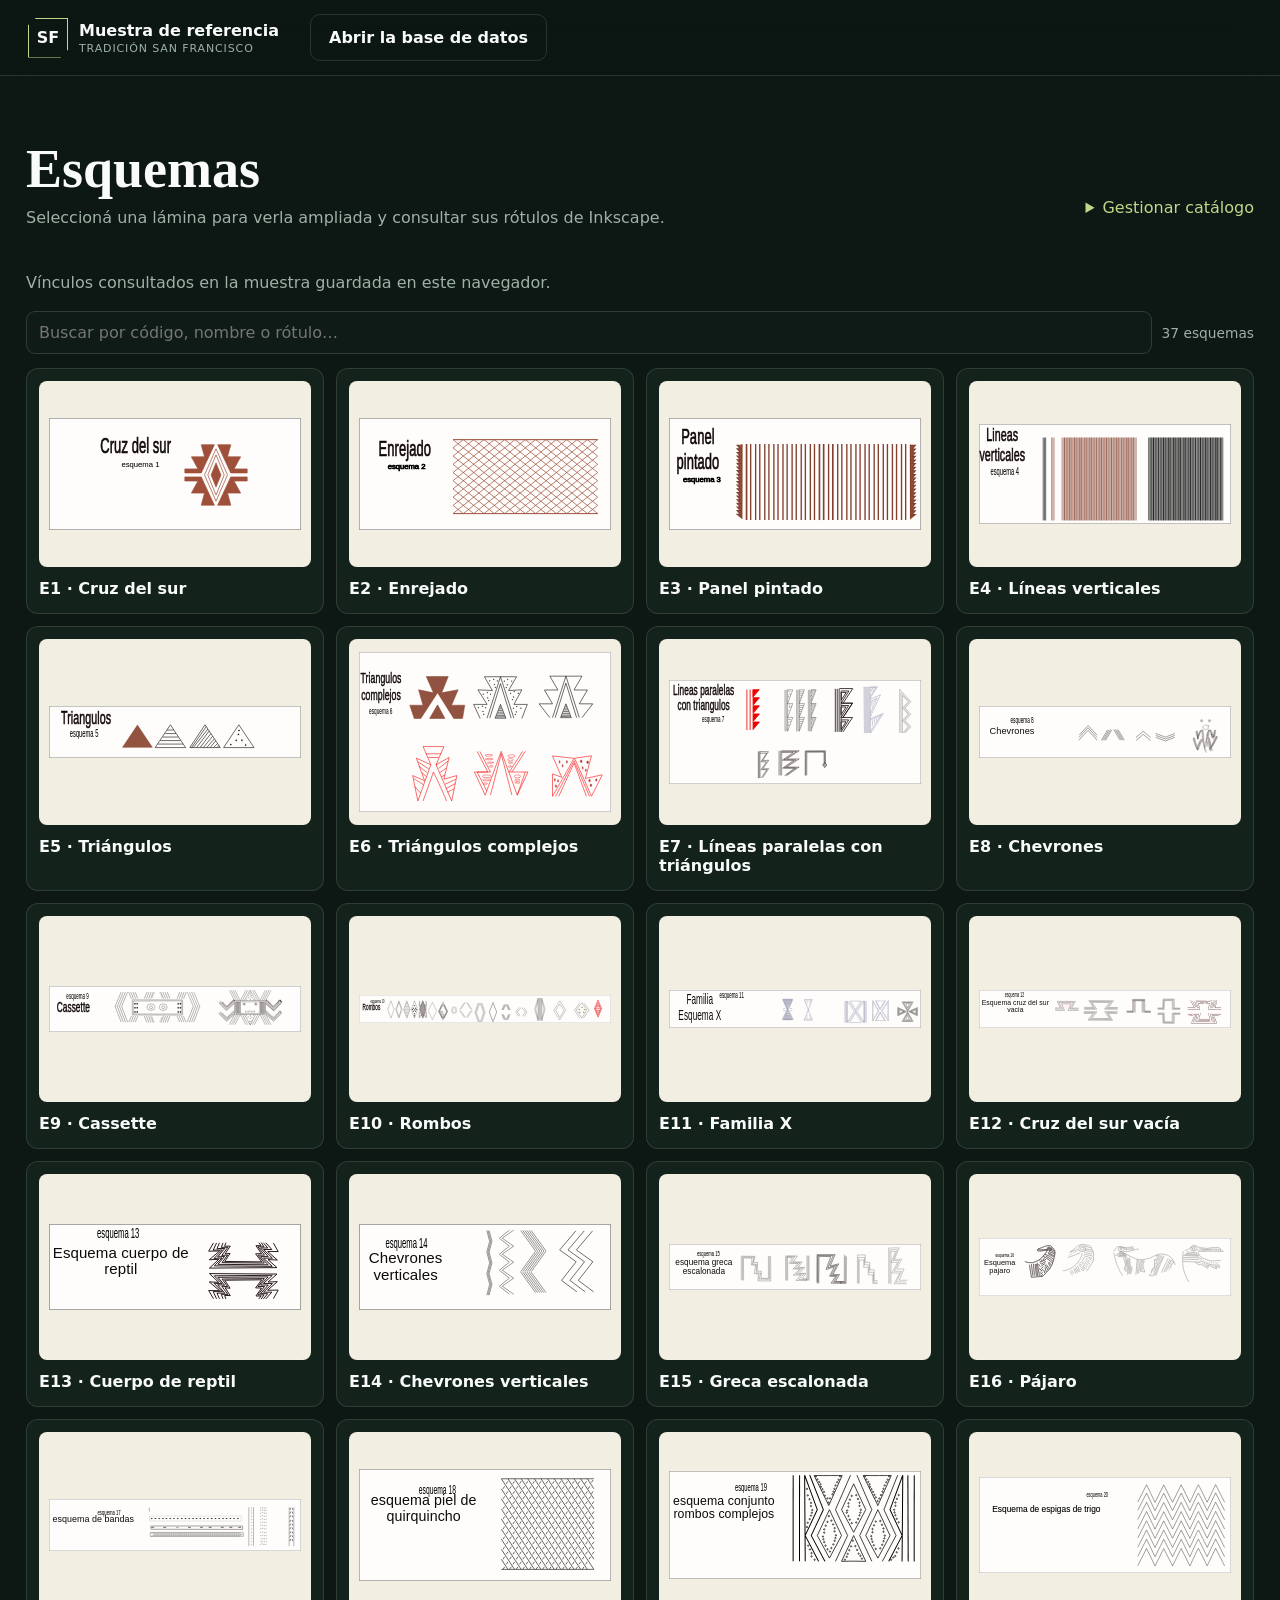
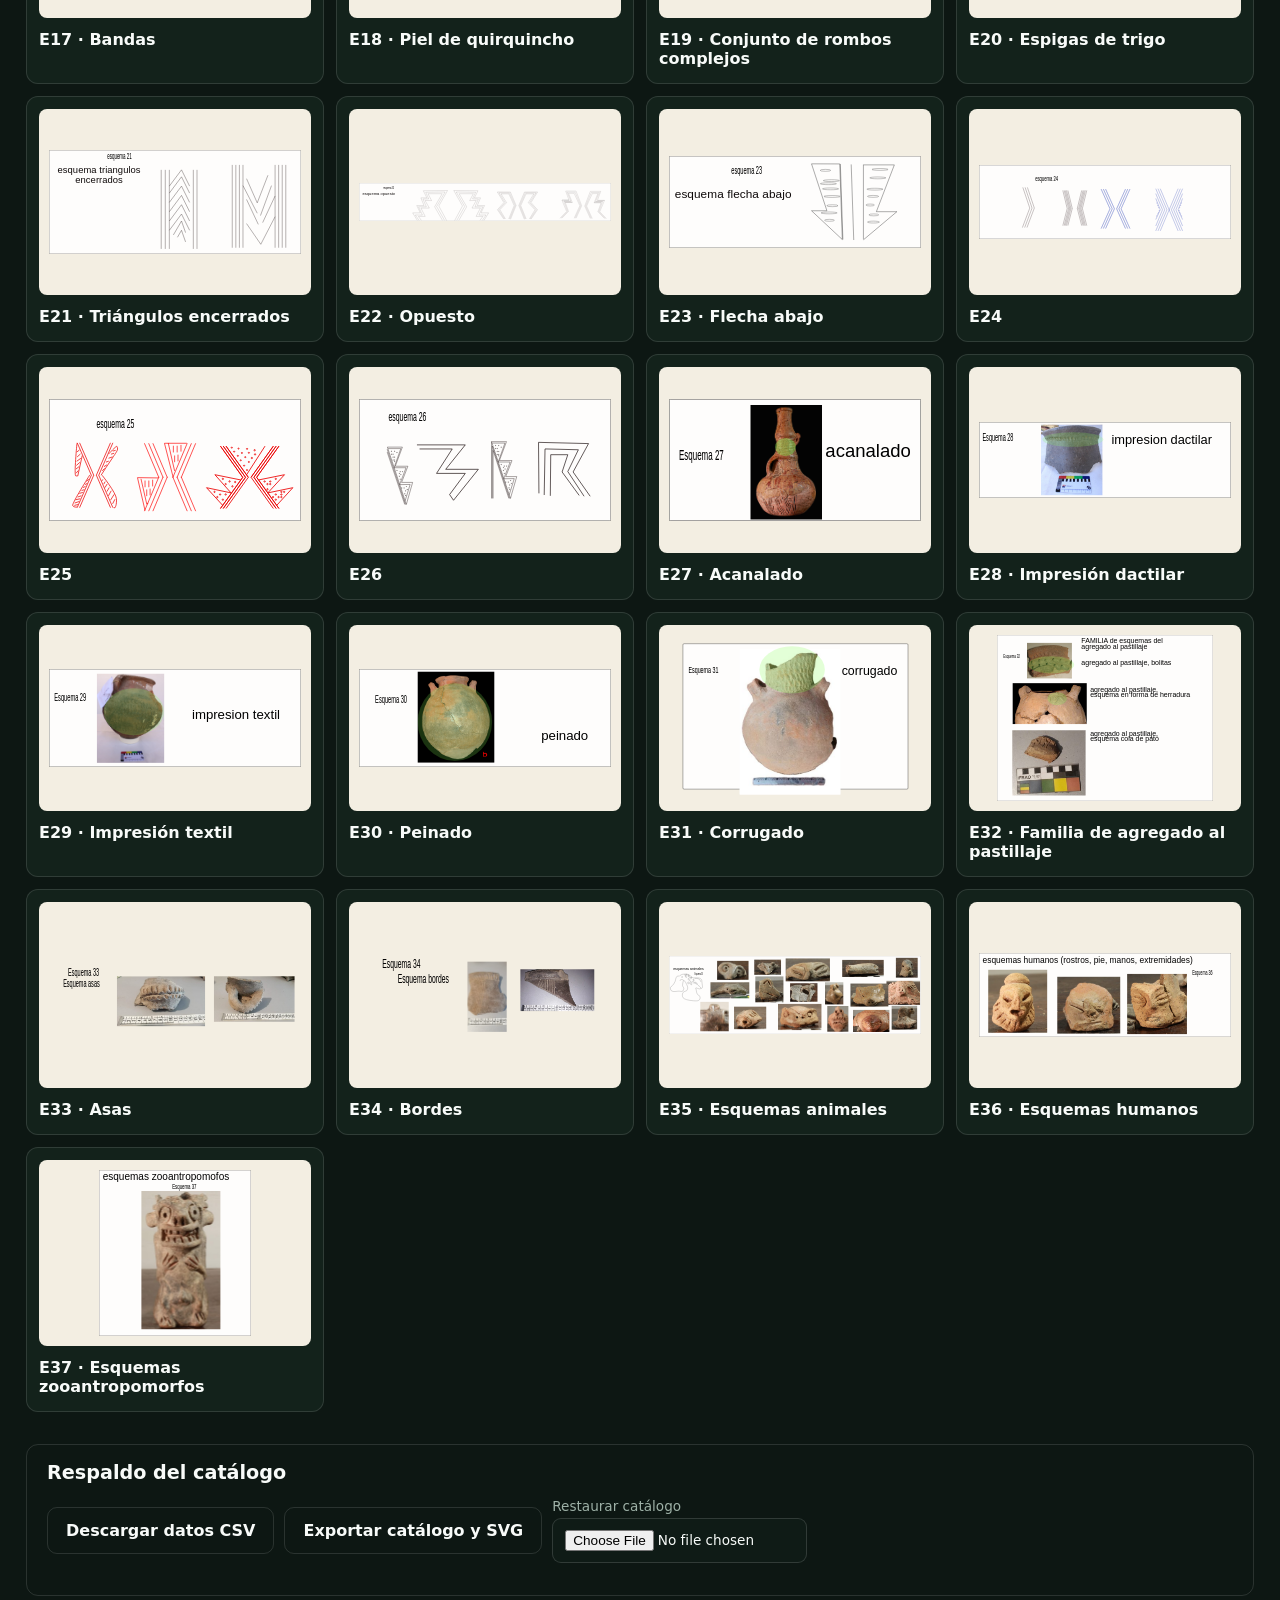
<file: esquemas/index.html>
<!doctype html>
<html lang="es">
<head>
  <meta charset="utf-8">
  <meta name="viewport" content="width=device-width, initial-scale=1">
  <title>Esquemas · Muestra de referencia</title>
  <script>
    const gallery = new URL("galeria.html", location.href);
    gallery.search = location.search;
    gallery.hash = location.hash;
    location.replace(gallery.href);
  </script>
</head>
<body>
  <p><a href="galeria.html">Abrir la galería de esquemas</a></p>
</body>
</html>
</file>
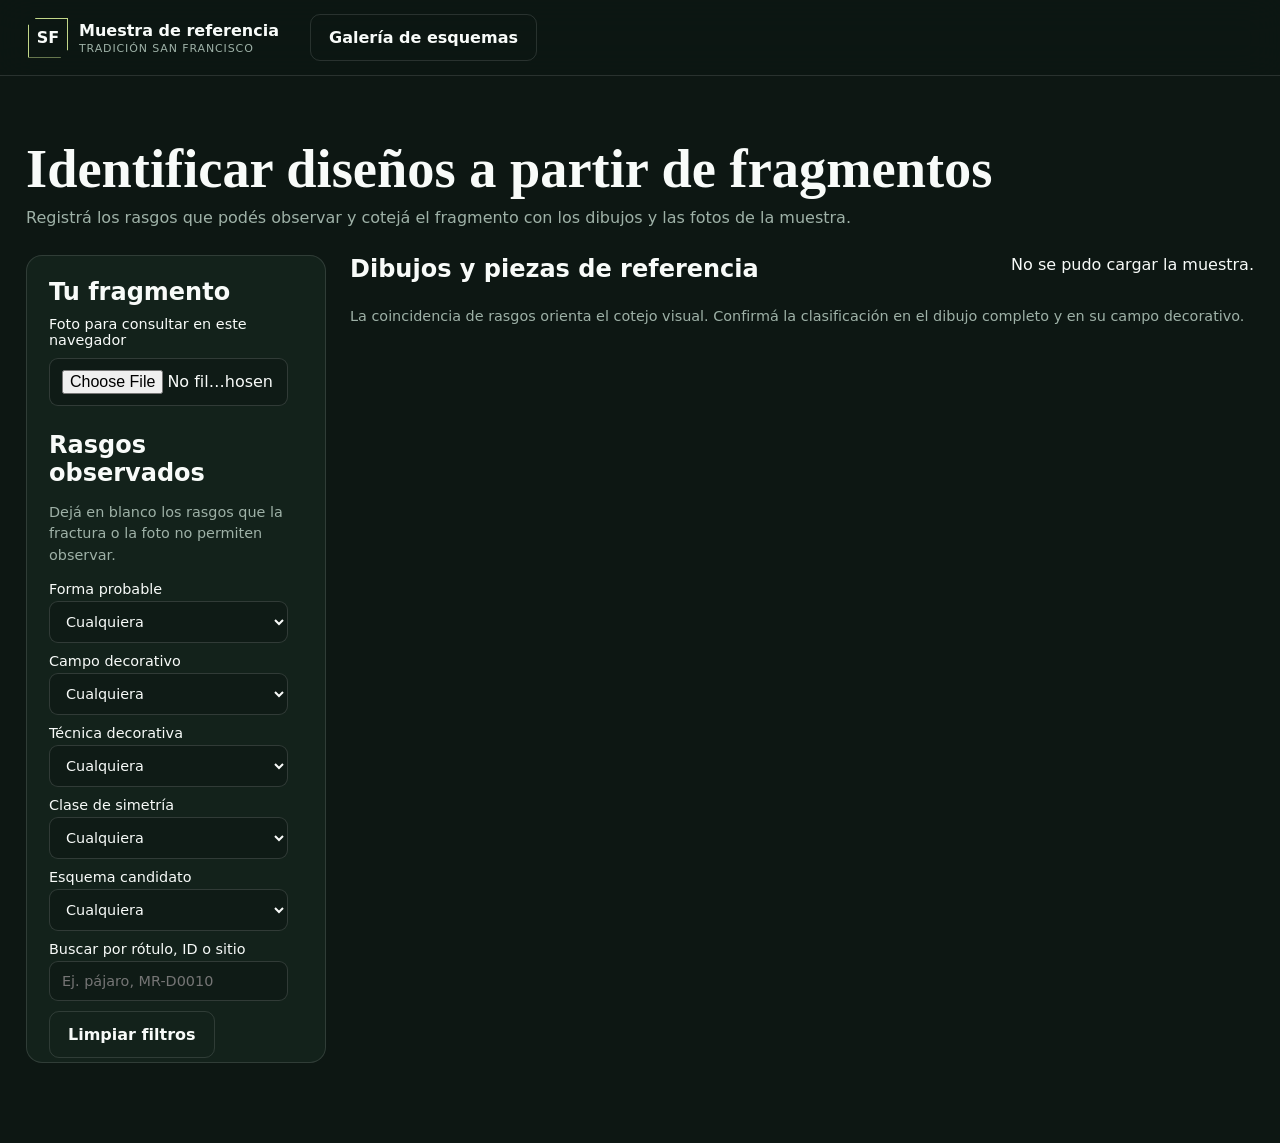
<file: fragmentos/index.html>
<!doctype html>
<html lang="es">
<head>
  <meta charset="utf-8">
  <meta name="viewport" content="width=device-width, initial-scale=1">
  <title>Fragmentos · Muestra de referencia</title>
  <link rel="stylesheet" href="../styles.css?v=20261006-1120">
  <link rel="stylesheet" href="fragmentos.css">
  <script defer src="fragmentos.js"></script>
</head>
<body>
  <header class="topbar">
    <a class="brand" href="../#inicio">
      <span class="brand-mark">SF</span>
      <span><strong>Muestra de referencia</strong><small>Tradición San Francisco</small></span>
    </a>
    <a class="secondary reference-link" href="../esquemas/galeria.html">Galería de esquemas</a>
  </header>
  <main>
    <div class="section-head">
      <div><h1>Identificar diseños a partir de fragmentos</h1>
        <p>Registrá los rasgos que podés observar y cotejá el fragmento con los dibujos y las fotos de la muestra.</p>
      </div>
    </div>
    <div class="reference-layout">
      <aside class="editor-card reference-controls">
        <h2>Tu fragmento</h2>
        <label for="fragmentPhoto">Foto para consultar en este navegador</label>
        <input id="fragmentPhoto" type="file" accept="image/png,image/jpeg,image/webp">
        <button type="button" class="reference-photo" id="openFragmentPhoto" hidden><img alt="Foto del fragmento" id="fragmentPreview"></button>
        <h2>Rasgos observados</h2>
        <p class="reference-note">Dejá en blanco los rasgos que la fractura o la foto no permiten observar.</p>
        <form id="referenceFilters">
          <label>Forma probable<select name="forma"><option value="">Cualquiera</option></select></label>
          <label>Campo decorativo<select name="campo"><option value="">Cualquiera</option></select></label>
          <label>Técnica decorativa<select name="tecnica"><option value="">Cualquiera</option></select></label>
          <label>Clase de simetría<select name="simetria"><option value="">Cualquiera</option></select></label>
          <label>Esquema candidato<select name="esquema"><option value="">Cualquiera</option></select></label>
          <label>Buscar por rótulo, ID o sitio<input id="referenceSearch" type="search" placeholder="Ej. pájaro, MR-D0010"></label>
          <button type="reset" class="secondary">Limpiar filtros</button>
        </form>
      </aside>
      <section aria-labelledby="referenceTitle">
        <div class="reference-heading">
          <h2 id="referenceTitle">Dibujos y piezas de referencia</h2>
          <p id="referenceCount" role="status">Cargando la muestra…</p>
        </div>
        <p id="referenceHint" class="reference-note">La coincidencia de rasgos orienta el cotejo visual. Confirmá la clasificación en el dibujo completo y en su campo decorativo.</p>
        <p id="referenceUnlinked" class="reference-note"></p>
        <div class="reference-list" id="referenceList"></div>
      </section>
    </div>
  </main>
  <dialog id="referenceViewer" aria-labelledby="referenceImageTitle">
    <form method="dialog"><button class="dialog-close" aria-label="Cerrar imagen">×</button></form>
    <h2 id="referenceImageTitle"></h2><img id="referenceFullImage" alt="">
  </dialog>
</body>
</html>
</file>
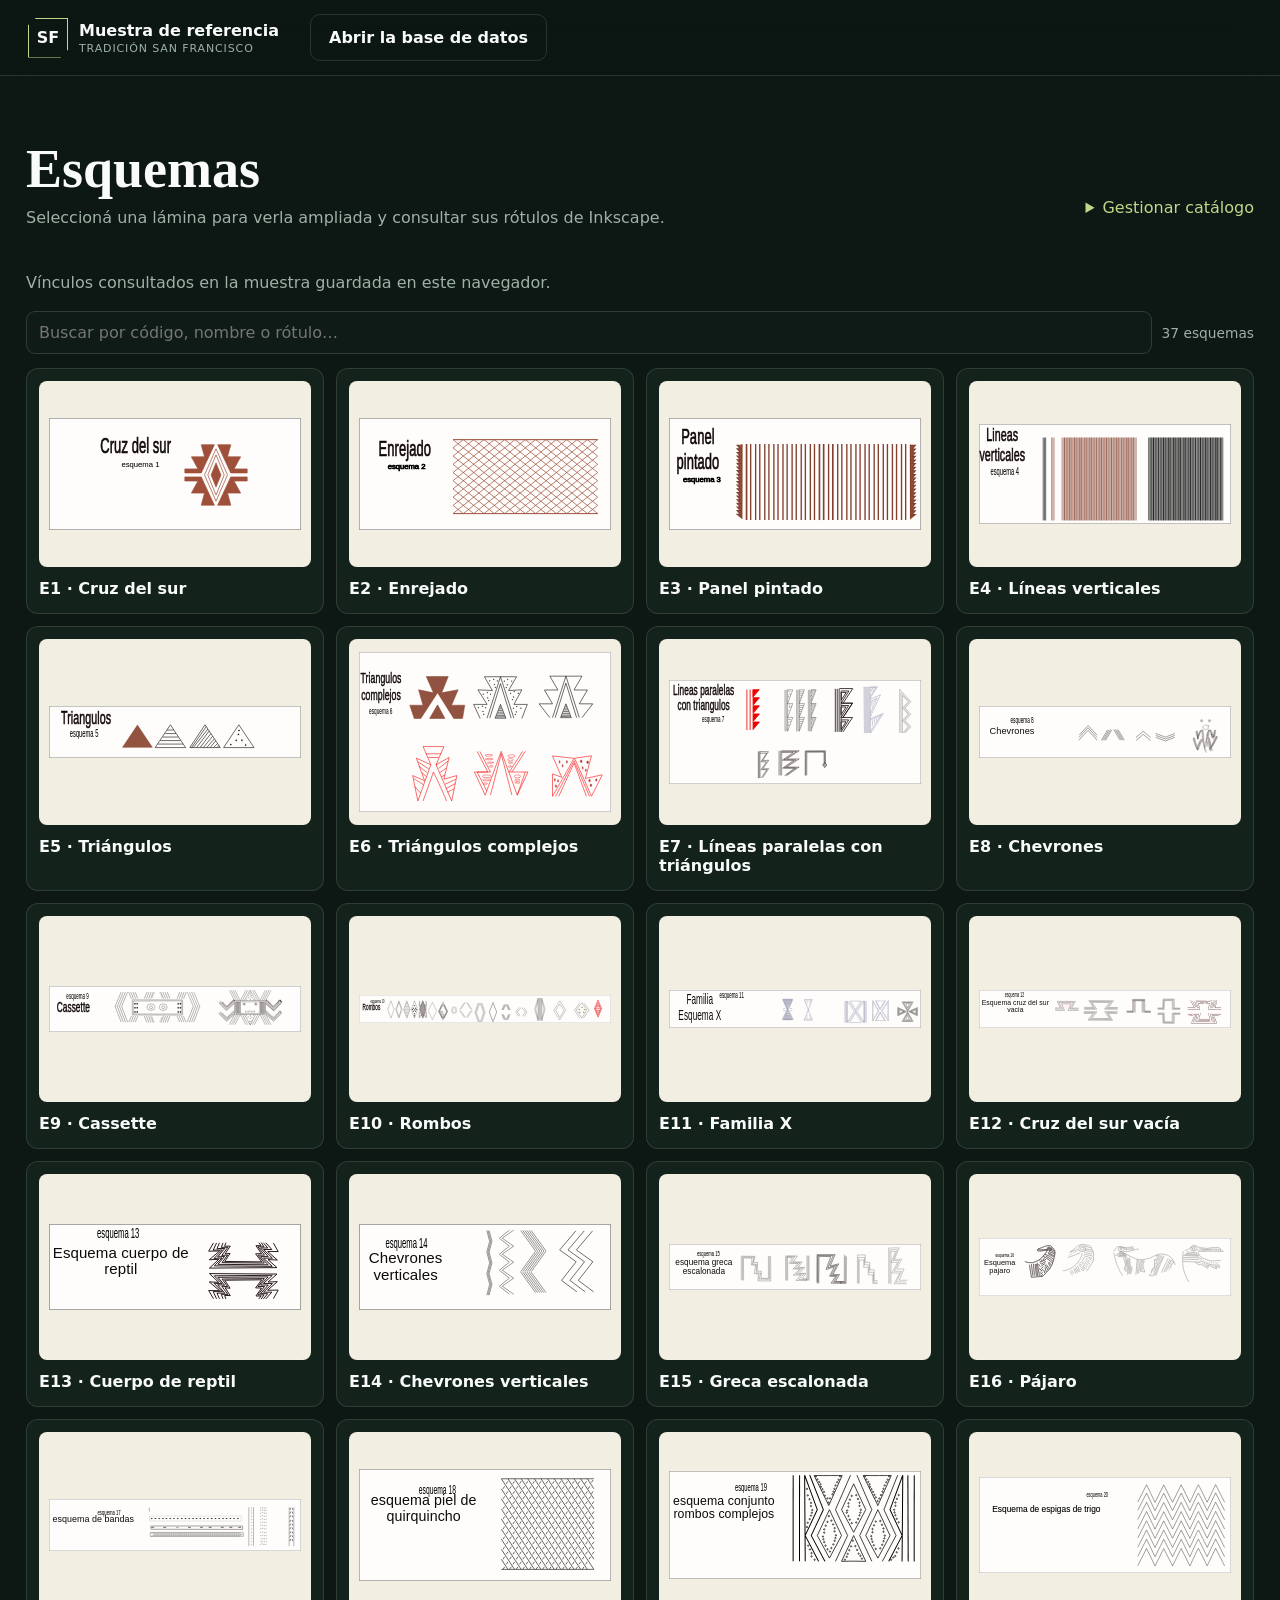
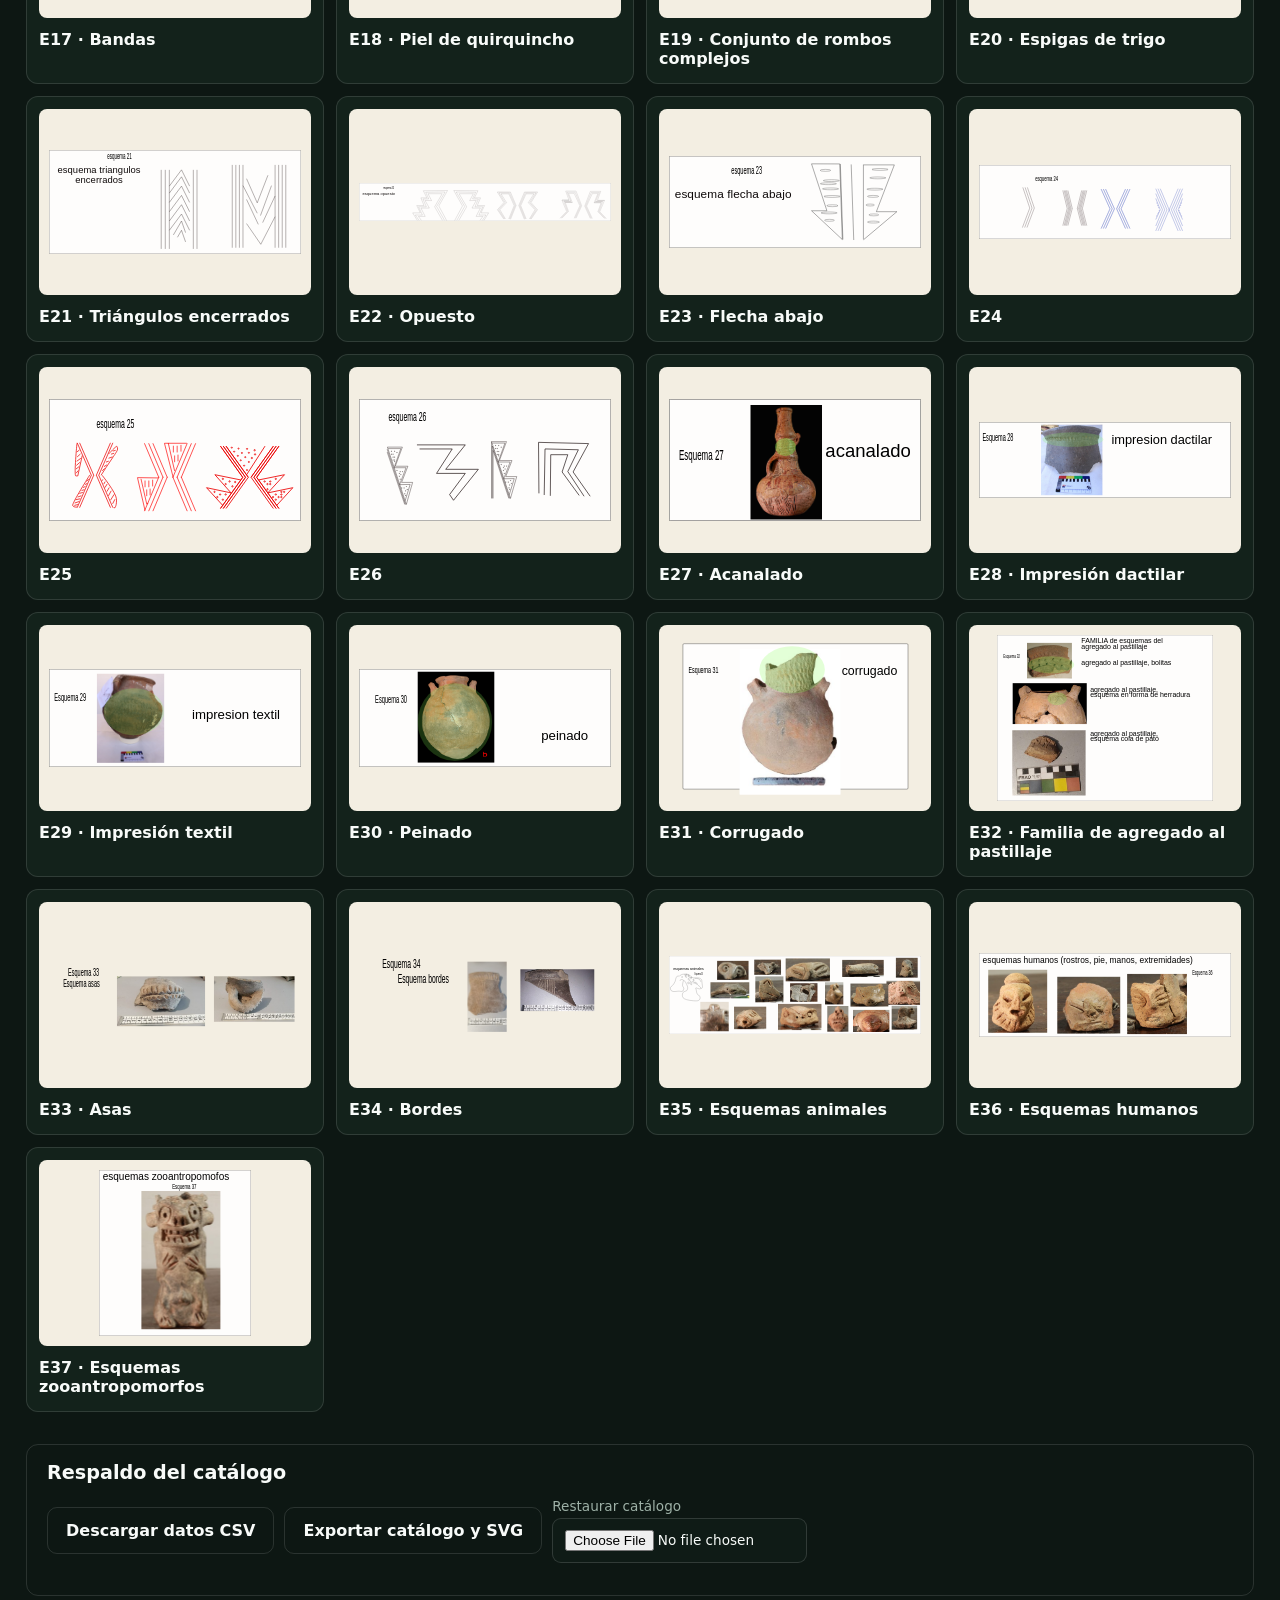
<file: esquemas/galeria.html>
<!doctype html>
<html lang="es">
<head>
  <meta charset="utf-8">
  <meta name="viewport" content="width=device-width, initial-scale=1">
  <title>Esquemas · Muestra de referencia</title>
  <link rel="stylesheet" href="../styles.css?v=20261006-1120">
  <link rel="stylesheet" href="catalogo.css?v=3">
  <script defer src="catalogo.js?v=3"></script>
  <script defer src="conexion.js?v=3"></script>
</head>
<body>
  <header class="topbar">
    <a class="brand" href="../#muestra">
      <span class="brand-mark">SF</span>
      <span><strong>Muestra de referencia</strong><small>Tradición San Francisco</small></span>
    </a>
    <a class="secondary catalog-base-link" href="../#muestra">Abrir la base de datos</a>
  </header>
  <main>
    <section id="esquemas" class="view active">
      <div class="section-head">
        <div><h2>Esquemas</h2><p>Seleccioná una lámina para verla ampliada y consultar sus rótulos de Inkscape.</p></div>
        <details class="catalog-management">
          <summary>Gestionar catálogo</summary>
          <div class="scheme-actions">
            <label class="scheme-upload">Cargar SVG <input id="schemeBulk" type="file" accept=".svg,image/svg+xml" multiple></label>
            <button id="newScheme" type="button" class="primary">Nuevo esquema</button>
          </div>
          <p class="scheme-help">Para la carga en lote, usá el código como nombre de archivo, por ejemplo E7.svg.</p>
        </details>
      </div>
      <p id="baseStatus" class="scheme-help"></p>
      <p id="schemeStatus" class="scheme-status" role="status"></p>
      <div class="scheme-layout">
        <div>
          <div class="scheme-toolbar">
            <input id="schemeSearch" type="search" aria-label="Buscar esquemas" placeholder="Buscar por código, nombre o rótulo…">
            <span id="schemeGalleryCount" role="status">Cargando láminas…</span>
          </div>
          <div id="schemeGallery" class="scheme-gallery"></div>
        </div>
        <div id="schemeEditor" class="editor-card" hidden>
          <form id="schemeForm">
            <div class="form-title"><h3 id="schemeEditorTitle">Nuevo esquema</h3><div class="scheme-actions"><button id="closeSchemeEditor" type="button" class="secondary">Cerrar ficha</button><button id="schemeSave" type="submit" class="primary">Guardar</button></div></div>
            <div class="form-grid">
              <label>Código<input id="schemeCode" placeholder="E7" required></label>
              <label>Nombre<input id="schemeTitle"></label>
              <label class="span-2">Familia o esquema principal<input id="schemeFamily" placeholder="Ej.: E11"></label>
              <label class="span-2">Definición, rasgos diagnósticos y variantes<textarea id="schemeCriteria" rows="4"></textarea></label>
              <label class="span-2">Archivo SVG<input id="schemeFile" type="file" accept=".svg,image/svg+xml"></label>
              <div id="schemePreview" class="span-2"></div>
            </div>
          </form>
          <h4>Campos vinculados en la muestra</h4>
          <ul id="schemeOccurrences" class="scheme-occurrences"></ul>
          <details id="schemeHistory" hidden>
            <summary>Versiones anteriores</summary>
            <div class="scheme-toolbar">
              <select id="schemeRevisions" aria-label="Versión del esquema"></select>
              <button id="restoreScheme" type="button" class="secondary">Restaurar versión</button>
            </div>
          </details>
        </div>
      </div>
    </section>
    <section class="catalog-backup" aria-labelledby="backupTitle">
      <h2 id="backupTitle">Respaldo del catálogo</h2>
      <div class="scheme-actions">
        <button id="exportCatalogCsv" class="secondary" type="button">Descargar datos CSV</button>
        <button id="backupCatalog" class="secondary" type="button">Exportar catálogo y SVG</button>
        <label class="scheme-upload">Restaurar catálogo
          <input id="restoreCatalog" type="file" accept=".json,application/json">
        </label>
      </div>
      <p id="backupStatus" class="scheme-help" role="status"></p>
    </section>
  </main>
  <dialog id="schemeViewDialog" aria-labelledby="schemeViewTitle">
    <form method="dialog"><button class="dialog-close" aria-label="Cerrar lámina">×</button></form>
    <h2 id="schemeViewTitle"></h2>
    <div id="schemeViewImage"></div>
    <p id="schemeViewFile" class="scheme-help"></p>
    <p id="schemeViewCriteria" class="scheme-criteria"></p>
    <section id="schemeViewSource">
      <h3>Información de Inkscape</h3>
      <ul id="schemeViewLabels"></ul>
      <p id="schemeViewPhotos"></p>
    </section>
    <section id="schemeViewFieldSection">
      <h3>Campos vinculados en la muestra</h3>
      <ul id="schemeViewOccurrences" class="scheme-occurrences"></ul>
    </section>
    <button id="editViewedScheme" type="button" class="secondary">Editar ficha</button>
  </dialog>
  <dialog id="fieldLinkDialog" aria-labelledby="fieldLinkTitle">
    <form method="dialog"><button class="dialog-close" aria-label="Cerrar campo">×</button></form>
    <h2 id="fieldLinkTitle">Campo en la muestra</h2>
    <p id="fieldLinkDetail"></p>
    <a class="secondary catalog-base-link" href="../#muestra">Abrir la base de datos</a>
  </dialog>
</body>
</html>
</file>
<file: styles.css>
:root{
  --bg:#0d1713;--panel:#13221b;--panel2:#172a21;--paper:#f3eee2;--ink:#19211d;
  --leaf:#8fae72;--lime:#c2d789;--sand:#d8c49b;--clay:#a96546;--line:rgba(255,255,255,.12);
  --muted:#9eb1a7;--white:#f8fbf9;--shadow:0 24px 70px rgba(0,0,0,.25)
}
*{box-sizing:border-box}html{scroll-behavior:smooth}body{margin:0;background:var(--bg);color:var(--white);font-family:Inter,ui-sans-serif,system-ui,-apple-system,BlinkMacSystemFont,"Segoe UI",sans-serif}
button,input,select,textarea{font:inherit}.topbar{position:sticky;top:0;z-index:20;display:flex;align-items:center;gap:22px;padding:14px 28px;background:rgba(13,23,19,.92);backdrop-filter:blur(18px);border-bottom:1px solid var(--line)}
.brand{display:flex;align-items:center;gap:11px;color:inherit;text-decoration:none;min-width:260px}.brand-mark{width:40px;height:40px;border:1px solid var(--lime);display:grid;place-items:center;font-weight:900;clip-path:polygon(18% 0,100% 0,100% 82%,82% 82%,82% 100%,0 100%,0 18%,18% 18%)}.brand strong,.brand small{display:block}.brand small{color:var(--muted);font-size:11px;letter-spacing:.08em;text-transform:uppercase;margin-top:2px}
nav{display:flex;gap:5px;flex:1}.nav-btn,.sound-btn,.segmented button,.mini{border:0;background:transparent;color:var(--muted);padding:10px 13px;border-radius:10px;cursor:pointer}.nav-btn:hover,.nav-btn.active,.segmented button.active{background:rgba(194,215,137,.1);color:var(--lime)}.sound-btn{border:1px solid var(--line);white-space:nowrap}.sound-btn[aria-pressed="true"]{color:var(--lime);border-color:rgba(194,215,137,.45)}
main{max-width:1480px;margin:auto;padding:0 26px 80px}.view{display:none;animation:fade .25s ease}.view.active{display:block}@keyframes fade{from{opacity:.2;transform:translateY(4px)}to{opacity:1;transform:none}}
.hero{min-height:660px;display:grid;grid-template-columns:1.25fr .75fr;align-items:center;gap:60px;padding:65px 3vw;background:radial-gradient(circle at 80% 35%,rgba(143,174,114,.14),transparent 35%)}.eyebrow{color:var(--lime);font-size:12px;letter-spacing:.18em;font-weight:800}.hero h1{font-family:Georgia,serif;font-size:clamp(58px,8vw,116px);line-height:.88;margin:18px 0 28px;letter-spacing:-.05em}.hero p{font-size:20px;line-height:1.6;max-width:780px;color:#cad5cf}.hero-actions{display:flex;gap:12px;margin:35px 0}.primary,.secondary{border:0;padding:13px 18px;border-radius:10px;cursor:pointer;font-weight:800}.primary{background:var(--lime);color:#172016}.primary:hover{filter:brightness(1.05)}.secondary{background:transparent;color:var(--white);border:1px solid var(--line)}.stats{display:flex;gap:42px;margin-top:50px}.stats div{display:flex;flex-direction:column}.stats strong{font:700 34px Georgia,serif}.stats span{color:var(--muted);font-size:12px;text-transform:uppercase;letter-spacing:.12em}
.hero-symbol{display:grid;place-items:center}.symbol-frame{position:relative;width:min(360px,70vw);aspect-ratio:1;border:1px solid rgba(194,215,137,.5);display:grid;place-items:center;background:linear-gradient(135deg,rgba(194,215,137,.08),rgba(169,101,70,.07));clip-path:polygon(14% 0,100% 0,100% 86%,86% 86%,86% 100%,0 100%,0 14%,14% 14%)}.symbol-frame span{font:900 110px Georgia,serif;color:var(--sand)}.symbol-frame small{position:absolute;bottom:40px;color:var(--muted);letter-spacing:.1em;text-transform:uppercase}.symbol-step{position:absolute;inset:52px;border:1px dashed rgba(194,215,137,.25);transform:rotate(45deg)}
.intro-grid{display:grid;grid-template-columns:repeat(3,1fr);gap:16px;padding-bottom:50px}.intro-grid article{background:var(--panel);padding:28px;border:1px solid var(--line);border-radius:18px}.intro-grid article span{color:var(--clay);font-weight:900}.intro-grid h3{font:700 28px Georgia,serif;margin:12px 0}.intro-grid p{color:var(--muted);line-height:1.55}
.section-head{display:flex;align-items:end;justify-content:space-between;gap:20px;padding:54px 0 28px}.section-head h2{font:700 54px Georgia,serif;margin:8px 0}.section-head p{color:var(--muted);margin:0}.segmented{display:flex;padding:4px;background:var(--panel);border:1px solid var(--line);border-radius:12px}.filters{display:grid;grid-template-columns:1.5fr .6fr .6fr;gap:10px;margin-bottom:24px}
input,select,textarea{width:100%;background:#0f1b16;color:var(--white);border:1px solid rgba(255,255,255,.14);border-radius:9px;padding:11px 12px;outline:none}input:focus,select:focus,textarea:focus{border-color:rgba(194,215,137,.65);box-shadow:0 0 0 3px rgba(194,215,137,.08)}select option{background:#14231c}.catalog-grid{display:grid;grid-template-columns:repeat(auto-fill,minmax(280px,1fr));gap:16px}.card{background:var(--panel);border:1px solid var(--line);border-radius:18px;overflow:hidden;cursor:pointer;transition:.18s}.card:hover{transform:translateY(-3px);border-color:rgba(194,215,137,.35);box-shadow:var(--shadow)}.card-media{height:340px;background:linear-gradient(135deg,#1a2d24,#0e1814);display:grid;place-items:center;overflow:hidden}.card-media img{display:block;width:100%;height:100%;object-fit:contain;object-position:center;padding:8px;box-sizing:border-box}.placeholder{font:700 34px Georgia,serif;color:rgba(216,196,155,.4)}.card-body{padding:18px}.card-id{font-weight:900;letter-spacing:.08em;color:var(--lime);font-size:12px}.card h3{margin:8px 0 6px;font:700 24px Georgia,serif}.card p{color:var(--muted);margin:4px 0;font-size:14px}.chips{display:flex;gap:6px;flex-wrap:wrap;margin-top:12px}.chip{padding:5px 8px;border:1px solid var(--line);border-radius:99px;font-size:11px;color:#cbd7d0}
.editor-layout{display:grid;grid-template-columns:310px 1fr;gap:18px;min-height:680px}.record-list-panel,.editor-card{background:var(--panel);border:1px solid var(--line);border-radius:16px}.record-list-panel{overflow:hidden}.panel-actions{padding:12px;border-bottom:1px solid var(--line);display:flex;gap:8px}.mini{background:rgba(194,215,137,.12);color:var(--lime);font-weight:800;white-space:nowrap}.record-list{max-height:700px;overflow:auto;padding:8px}.record-row{padding:11px 12px;border-radius:9px;cursor:pointer;display:flex;justify-content:space-between;gap:10px}.record-row:hover,.record-row.active{background:rgba(194,215,137,.1)}.record-row strong{font-size:13px}.record-row small{color:var(--muted)}
.editor-card{padding:22px}.form-title{display:flex;justify-content:space-between;align-items:center;border-bottom:1px solid var(--line);padding-bottom:18px;margin-bottom:20px}.form-title h3{font:700 34px Georgia,serif;margin:3px 0}.record-type{color:var(--lime);font-size:11px;letter-spacing:.15em;font-weight:900}.form-grid{display:grid;grid-template-columns:repeat(2,minmax(0,1fr));gap:15px}.form-grid label{display:flex;flex-direction:column;gap:7px;color:#d3ddd7;font-size:13px;font-weight:700}.form-grid label small{font-weight:400;color:var(--muted)}.span-2{grid-column:span 2}.hidden{display:none!important}fieldset{border:1px solid var(--line);border-radius:10px;padding:14px}legend{padding:0 8px;color:#d3ddd7;font-size:13px;font-weight:800}.check-grid{display:grid;grid-template-columns:repeat(3,1fr);gap:8px}.check-grid label{display:flex;flex-direction:row;align-items:center;gap:8px;font-weight:500}.check-grid input{width:auto}.media-field{border:1px dashed rgba(255,255,255,.18);border-radius:12px;padding:15px;display:grid;grid-template-columns:1fr auto auto;gap:12px;align-items:center}.media-field small{display:block;color:var(--muted);margin-top:4px}.media-field input[type=file]{max-width:300px}.danger-link{background:transparent;color:#d79a86;border:0;cursor:pointer}.media-preview{grid-column:1/-1;min-height:150px;background:#0c1712;border-radius:10px;display:grid;place-items:center;overflow:hidden}.media-preview img{max-width:100%;max-height:420px;object-fit:contain}.design-preview{background:#f0ecdf}
.export-grid{display:grid;grid-template-columns:repeat(3,1fr);gap:16px}.export-grid article{background:var(--panel);border:1px solid var(--line);padding:24px;border-radius:16px}.export-grid h3{font:700 26px Georgia,serif;margin:0 0 10px}.export-grid p{color:var(--muted);min-height:72px;line-height:1.5}.import-label{display:inline-flex;align-items:center;margin-left:8px;padding:12px 16px;border:1px solid var(--line);border-radius:9px;cursor:pointer;font-weight:800}.import-label input{display:none}
dialog{width:min(980px,92vw);max-height:88vh;border:1px solid var(--line);border-radius:18px;background:#111f19;color:var(--white);box-shadow:var(--shadow);padding:28px}dialog::backdrop{background:rgba(0,0,0,.75);backdrop-filter:blur(6px)}.dialog-close{position:absolute;right:15px;top:12px;border:0;background:transparent;color:var(--white);font-size:30px;cursor:pointer}.detail-grid{display:grid;grid-template-columns:1fr 1.2fr;gap:28px}.detail-media{background:#0c1712;border-radius:14px;min-height:320px;display:grid;place-items:center;overflow:hidden}.detail-media img{max-width:100%;max-height:520px}.detail-data h2{font:700 42px Georgia,serif;margin:0 0 6px}.detail-list{display:grid;grid-template-columns:150px 1fr;gap:9px 14px;margin-top:20px}.detail-list dt{color:var(--muted)}.detail-list dd{margin:0}.design-list-detail{margin-top:25px}.design-list-help{color:var(--muted);font-size:13px;line-height:1.45;margin:-5px 0 14px}.design-detail-row{padding:10px 0;border-top:1px solid var(--line)}.linked-design-card{display:grid;grid-template-columns:150px 1fr;gap:14px;padding:14px 0;border-top:1px solid var(--line)}.linked-design-media{min-height:105px;background:#f0ecdf;border-radius:10px;display:grid;place-items:center;overflow:hidden}.linked-design-media img{width:100%;height:120px;object-fit:contain}.linked-design-empty{color:#746f63;font-size:12px;text-align:center;padding:12px}.linked-design-info{display:flex;flex-direction:column;justify-content:space-between;gap:12px;min-width:0}.linked-design-info strong,.linked-design-info span{display:block}.linked-design-info span{color:var(--muted);font-size:13px;margin-top:4px}.linked-design-actions{display:flex;flex-wrap:wrap;gap:8px}.design-upload-btn{display:inline-flex;align-items:center;justify-content:center;background:var(--lime);color:#172016;padding:9px 12px;border-radius:9px;font-size:12px;font-weight:900;cursor:pointer}.design-upload-btn input{display:none}.embed-frame{width:100%;aspect-ratio:16/9;border:0;border-radius:10px;background:#09110e;margin-top:16px}.toast{position:fixed;right:24px;bottom:24px;background:var(--paper);color:var(--ink);padding:12px 16px;border-radius:10px;box-shadow:var(--shadow);transform:translateY(100px);opacity:0;transition:.25s;z-index:50}.toast.show{transform:none;opacity:1}
@media(max-width:900px){.linked-design-card{grid-template-columns:1fr}.linked-design-media img{height:180px}.topbar{flex-wrap:wrap;padding:12px 16px}.brand{min-width:unset;flex:1}.topbar nav{order:3;width:100%;overflow:auto}.hero{grid-template-columns:1fr;min-height:auto;padding:70px 0}.hero-symbol{order:-1}.symbol-frame{width:220px}.intro-grid,.export-grid{grid-template-columns:1fr}.filters{grid-template-columns:1fr}.editor-layout{grid-template-columns:1fr}.record-list-panel{max-height:260px}.record-list{max-height:200px}.form-grid{grid-template-columns:1fr}.span-2{grid-column:span 1}.check-grid{grid-template-columns:1fr 1fr}.media-field{grid-template-columns:1fr}.detail-grid{grid-template-columns:1fr}.section-head{align-items:flex-start;flex-direction:column}}

.piece-design-editor{border:1px solid var(--line);border-radius:12px;padding:15px;background:rgba(255,255,255,.015)}
.piece-design-editor-head{margin-bottom:12px}.piece-design-editor-head strong,.piece-design-editor-head small{display:block}.piece-design-editor-head small{color:var(--muted);margin-top:4px}
.piece-linked-designs-editor{display:grid;gap:10px}.piece-linked-design-row{display:grid;grid-template-columns:130px 1fr;gap:14px;padding:12px;border:1px solid var(--line);border-radius:10px;background:#0f1b16}
.piece-linked-design-thumb{min-height:95px;background:#f0ecdf;border-radius:8px;display:grid;place-items:center;overflow:hidden}.piece-linked-design-thumb img{width:100%;height:110px;object-fit:contain}.piece-linked-design-thumb span{color:#746f63;font-size:12px}
.piece-linked-design-meta{min-width:0;display:flex;flex-direction:column;justify-content:center}.piece-linked-design-meta strong{color:var(--lime)}.piece-linked-design-meta small{color:var(--muted);margin-top:4px}
.piece-linked-design-actions{display:flex;gap:8px;flex-wrap:wrap;margin-top:12px}
@media(max-width:700px){.piece-linked-design-row{grid-template-columns:1fr}.piece-linked-design-thumb img{height:180px}}

.paste-target{position:relative;cursor:pointer;outline:none}
.paste-target::after{content:"Ctrl+V";position:absolute;right:10px;bottom:10px;padding:4px 7px;border-radius:7px;background:rgba(13,23,19,.84);color:var(--lime);font-size:10px;font-weight:900;letter-spacing:.06em;opacity:.72;pointer-events:none}
.paste-target:focus{box-shadow:0 0 0 3px rgba(194,215,137,.18);border-color:rgba(194,215,137,.55)}
.paste-target:focus::after{opacity:1}
.paste-target.paste-saving{opacity:.65}

/* Vista ampliada de ficha y diseños */
dialog{
  width:min(1500px,96vw);
  max-height:94vh;
  padding:24px;
}
.detail-grid{
  grid-template-columns:minmax(0,1.35fr) minmax(380px,.85fr);
  gap:34px;
  align-items:start;
}
.detail-media{
  min-height:560px;
  height:min(78vh,900px);
}
.detail-media img{
  width:100%;
  height:100%;
  max-width:none;
  max-height:none;
  object-fit:contain;
}
.linked-design-card{
  grid-template-columns:minmax(260px,340px) 1fr;
  gap:20px;
  padding:18px 0;
}
.linked-design-media{
  min-height:210px;
}
.linked-design-media img{
  width:100%;
  height:210px;
  object-fit:contain;
}
.linked-design-info span{
  font-size:14px;
  line-height:1.45;
}
.linked-design-info b{
  color:var(--white);
  font-weight:800;
}
@media(max-width:900px){
  dialog{width:96vw;padding:18px}
  .detail-grid{grid-template-columns:1fr}
  .detail-media{height:auto;min-height:420px}
  .linked-design-card{grid-template-columns:1fr}
  .linked-design-media{min-height:260px}
  .linked-design-media img{height:260px}
}

/* Campos decorativos múltiples por pieza */
.field-manager{border:1px solid var(--line);border-radius:12px;padding:15px;background:rgba(255,255,255,.015)}
.field-manager-head{display:flex;justify-content:space-between;align-items:center;gap:14px;margin-bottom:12px}
.field-manager-head strong,.field-manager-head small{display:block}
.field-manager-head small{color:var(--muted);margin-top:4px;line-height:1.4}
.piece-fields-editor{display:grid;gap:10px}
.field-row{padding:12px;border:1px solid var(--line);border-radius:10px;background:#0f1b16}
.field-row-head{display:flex;justify-content:space-between;gap:12px;margin-bottom:10px}
.field-row-head strong{color:var(--lime)}
.field-row-head span{color:var(--muted);font-size:12px}
.field-row-grid{display:grid;grid-template-columns:1fr 1fr 1.2fr auto;gap:10px;align-items:end}
.field-row-grid label{display:flex;flex-direction:column;gap:6px}
.field-notes{min-width:180px}
.field-delete{padding:10px 4px;white-space:nowrap}
@media(max-width:900px){
  .field-manager-head{align-items:flex-start;flex-direction:column}
  .field-row-grid{grid-template-columns:1fr}
}

.field-preset-selector{margin-bottom:14px}
.field-preset-title{color:var(--muted);font-size:13px;margin-bottom:9px}
.field-preset-title strong{color:var(--white)}
.field-preset-grid{display:flex;flex-wrap:wrap;gap:8px}
.field-preset-chip{display:flex!important;flex-direction:row!important;align-items:center;gap:8px;padding:9px 11px;border:1px solid var(--line);border-radius:10px;background:#0f1b16;cursor:pointer;font-weight:600!important}
.field-preset-chip input{width:auto;margin:0}
.field-preset-chip span{display:flex;gap:7px;align-items:center}
.field-preset-chip b{color:var(--lime);font-size:11px;letter-spacing:.05em}
.field-preset-chip:has(input:checked){border-color:rgba(194,215,137,.48);background:rgba(194,215,137,.08)}

.field-row-head>div:first-child{display:flex;flex-direction:column;gap:4px}
.field-linked-ids{color:var(--muted);font-size:11px;letter-spacing:.03em}
.field-row-head-actions{display:flex;align-items:center;gap:10px;flex-wrap:wrap}
@media(max-width:700px){.field-row-head{align-items:flex-start;flex-direction:column}.field-row-head-actions{width:100%;justify-content:space-between}}

.field-summary-section{margin-top:24px}
.field-summary-section h3{margin-bottom:6px}
.piece-field-summary{display:grid;grid-template-columns:42px 1fr;gap:12px;padding:13px 0;border-top:1px solid var(--line)}
.piece-field-number{width:34px;height:34px;border-radius:50%;display:grid;place-items:center;background:rgba(194,215,137,.13);color:var(--lime);font-weight:900}
.piece-field-title{display:flex;gap:10px;align-items:baseline;flex-wrap:wrap}
.piece-field-title strong{color:var(--lime)}
.piece-field-title span{font-weight:800}
.piece-field-summary dl{display:grid;grid-template-columns:130px 1fr;gap:5px 10px;margin:9px 0 0;font-size:12px}
.piece-field-summary dt{color:var(--muted)}
.piece-field-summary dd{margin:0}
.design-field-linker>small{display:block;color:var(--muted);margin:0 0 10px}
.design-field-checks{display:grid;grid-template-columns:repeat(auto-fit,minmax(210px,1fr));gap:8px}
.design-field-choice{display:flex!important;flex-direction:row!important;align-items:center;gap:9px;padding:9px;border:1px solid var(--line);border-radius:9px;background:#0f1b16;cursor:pointer}
.design-field-choice input{width:auto;margin:0}
.design-field-choice span{display:grid;grid-template-columns:auto 1fr;gap:2px 8px;align-items:center}
.design-field-choice b{color:var(--lime);font-size:11px}
.design-field-choice strong{font-size:12px}
.design-field-choice small{grid-column:1/-1;color:var(--muted)}
.design-field-choice:has(input:checked){border-color:rgba(194,215,137,.48);background:rgba(194,215,137,.08)}

.analysis-note{display:flex;gap:12px;align-items:flex-start;padding:12px 14px;border:1px solid rgba(194,215,137,.2);border-radius:10px;background:rgba(194,215,137,.05)}
.analysis-note strong{white-space:nowrap;color:var(--lime)}
.analysis-note span{color:var(--muted);font-size:12px;line-height:1.45}
.audit-summary{display:grid;gap:8px;margin-top:14px}
.audit-summary strong{color:var(--white)}
.audit-summary span,.audit-summary em{color:var(--muted);font-size:13px}
.audit-summary details{border-top:1px solid var(--line);padding-top:8px}
.audit-summary summary{cursor:pointer;color:var(--lime);font-weight:800}
.audit-summary ul{margin:8px 0 0;padding-left:20px;color:var(--muted);font-size:12px;line-height:1.45}

.inline-order-control{display:grid;grid-template-columns:1fr auto;gap:8px;align-items:center}
.inline-order-control .mini{height:100%}

.confirm-delete-inline{display:inline-flex;align-items:center;gap:7px;flex-wrap:wrap}
.confirm-delete-inline>span{font-size:12px;color:var(--muted);font-weight:800}
.danger-confirm-yes{border:1px solid rgba(220,90,90,.5);background:rgba(220,90,90,.14);color:#ffb0b0;border-radius:8px;padding:8px 10px;font-weight:900;cursor:pointer}
.audit-actions{display:flex;gap:8px;flex-wrap:wrap}

.central-migration-card{display:flex;flex-direction:column;gap:14px}
.central-migration-card h3,.central-migration-card p{margin-bottom:0}
.central-migration-controls{display:flex;flex-direction:column;gap:12px;align-items:stretch}
.central-migration-controls .primary,.central-migration-controls .secondary{width:100%;text-align:center}
.central-file-picker{display:block;border:1px solid var(--line);border-radius:12px;padding:14px 16px;cursor:pointer;font-weight:800;text-align:center;background:rgba(255,255,255,.02)}
.central-file-picker:hover{border-color:rgba(194,215,137,.5);color:var(--lime)}
.central-file-picker input{position:absolute;left:-9999px;width:1px;height:1px;opacity:0}
.central-file-name{padding:10px 12px;border-radius:10px;background:rgba(194,215,137,.08);color:var(--muted);font-size:13px;overflow-wrap:anywhere}
.central-file-name.has-file{color:var(--lime);border:1px solid rgba(194,215,137,.25)}
.central-key-label{display:flex;flex-direction:column;gap:7px;color:var(--white)}
.central-key-label span{font-size:13px;color:var(--muted);font-weight:700}
.central-key-label input{width:100%;min-width:0}
.central-migration-status{display:block;line-height:1.45;color:var(--muted)}
.central-migration-controls progress{width:100%;height:12px}

.auth-dialog{width:min(520px,92vw)}
.auth-dialog h2{font:700 38px Georgia,serif;margin:8px 0 12px}
.auth-dialog p{color:var(--muted);line-height:1.5}
.auth-dialog label{display:flex;flex-direction:column;gap:7px;margin:12px 0;font-weight:700}
.auth-actions{display:flex;gap:10px;margin-top:16px}
.auth-actions>*{flex:1}
#authStatus,#authEditorState{display:block;color:var(--muted);margin-top:12px;line-height:1.45}
#editorClaimBox{border-top:1px solid var(--line);padding-top:14px;margin-top:14px}
#authButton{min-width:120px}

.independent-reference{border:1px solid rgba(194,215,137,.22);border-radius:12px;padding:14px;background:rgba(194,215,137,.035)}
.independent-reference .analysis-note{margin-bottom:14px}
.independent-reference-grid{margin-top:0}
.card .chip:first-child{max-width:100%}
@media(max-width:900px){#showPiecesBtn{white-space:nowrap}}

.reference-order{display:block;font-size:12px;letter-spacing:.12em;text-transform:uppercase;color:var(--lime);font-weight:900;margin-bottom:4px}
.card .reference-order:empty{display:none}

/* Editor estable en pantallas de escritorio: lista y formulario tienen scroll propio */
.editor-layout{align-items:start}
.record-list-panel,.editor-card{max-height:calc(100vh - 92px)}
.record-list-panel{position:sticky;top:76px}
.record-list{max-height:calc(100vh - 170px);overscroll-behavior:contain;scrollbar-gutter:stable}
.editor-card{overflow-y:auto;overscroll-behavior:contain;scrollbar-gutter:stable}
.editor-card .form-title{
  position:sticky;
  top:0;
  z-index:12;
  background:var(--panel);
  margin:-22px -22px 20px;
  padding:22px;
  box-shadow:0 10px 22px rgba(0,0,0,.18);
}
@media(max-width:900px){
  .record-list-panel,.editor-card{max-height:none;position:static}
  .record-list{max-height:260px}
  .editor-card{overflow:visible}
  .editor-card .form-title{position:static;padding-top:0}
}

/* Editor: borradores visibles y sin desbordamiento horizontal */
.editor-layout,.editor-card,.form-grid,.form-grid>*{min-width:0}
.editor-card{overflow-x:hidden}
.form-grid input,.form-grid select,.form-grid textarea{min-width:0;max-width:100%}
.media-field{grid-template-columns:minmax(0,1fr) minmax(180px,300px) auto;max-width:100%;overflow:hidden}
.media-field>*{min-width:0}
.media-field input[type=file]{width:100%;max-width:100%;min-width:0}
.record-row.draft-row{border:1px dashed rgba(194,215,137,.2)}
.draft-badge{display:inline-block;color:var(--sand);font-style:italic}
@media(max-width:1100px){
  .media-field{grid-template-columns:1fr}
  .media-field input[type=file]{max-width:none}
}

/* Corrección fuerte de overflow del editor */
html,body{max-width:100%;overflow-x:hidden}
#editar,.editor-layout,.editor-card,.record-list-panel{min-width:0;max-width:100%}
.editor-layout{grid-template-columns:310px minmax(0,1fr)}
.editor-card{width:100%}
.editor-card .form-grid{width:100%}
.editor-card input,.editor-card select,.editor-card textarea,.editor-card button{max-width:100%}
.media-field{width:100%}
.media-preview{width:100%;max-width:100%}

/* Mostrar vasijas completas en el catalogo y en detalle, sin recortar fotografias. */
#catalogGrid .card-media{height:clamp(280px,34vw,400px)}
#catalogGrid .card-media img{object-fit:contain;object-position:center;max-width:100%;max-height:100%}
.detail-media img{object-fit:contain;object-position:center}
</file>
<file: fragmentos/fragmentos.css>
.reference-link{display:inline-block;text-decoration:none}
.section-head h1{font:700 clamp(2.2rem,5vw,3.4rem) Georgia,serif;margin:.15em 0}
.reference-layout{display:grid;grid-template-columns:minmax(245px,300px) minmax(0,1fr);gap:24px;align-items:start}
.reference-controls label,.reference-controls select{display:block;width:100%}
.reference-controls label{font-size:.9rem;margin:10px 0}
.reference-controls select{margin-top:4px}
.reference-controls input{max-width:100%}
.reference-controls h2,.reference-heading h2{margin:0 0 8px}
.reference-photo{margin:12px 0 0}
.reference-photo img{display:block;max-width:100%;max-height:180px}
.reference-controls input+h2,.reference-controls .reference-photo+h2{margin-top:25px}
.reference-heading{display:flex;justify-content:space-between;gap:12px;flex-wrap:wrap}
.reference-heading p{margin:0}
.reference-note,.reference-caption{color:var(--muted);font-size:.9rem;line-height:1.5}
.reference-list{display:grid;grid-template-columns:repeat(auto-fit,minmax(min(100%,280px),1fr));gap:16px}
.reference-card{padding:16px;border:1px solid var(--line);border-radius:14px;background:var(--panel);min-width:0}
.reference-card h3{margin:0 0 8px;font-size:1.05rem}
.reference-images{display:grid;grid-template-columns:1.5fr 1fr;gap:8px}
.reference-images figure{margin:0;min-width:0}
.reference-images button,.reference-photo{padding:0;border:0;border-radius:7px;overflow:hidden;cursor:zoom-in;background:var(--paper)}
.reference-images button{display:block;width:100%}
.reference-images img{display:block;width:100%;height:145px;object-fit:contain}
.reference-images figcaption{font-size:.8rem;color:var(--muted);margin-top:4px}
.reference-card p{margin:10px 0 0;overflow-wrap:anywhere}
.reference-card a{color:var(--lime)}
#referenceFullImage{display:block;width:100%;max-height:72vh;object-fit:contain;background:var(--paper);border-radius:8px}
#referenceImageTitle{padding-right:30px}
@media(max-width:760px){.reference-layout{grid-template-columns:1fr}}

#referenceUnlinked:empty{display:none}
.reference-controls input[type=search]{display:block;width:100%;margin-top:4px}
</file>
<file: esquemas/catalogo.css>
.scheme-layout{display:grid;grid-template-columns:minmax(0,1.35fr) minmax(310px,1fr);gap:20px;align-items:start}
.scheme-toolbar,.scheme-actions{display:flex;gap:10px;align-items:center}
.scheme-toolbar input,.scheme-toolbar select{min-width:0;flex:1}
.scheme-actions{flex-wrap:wrap}
.scheme-upload{display:flex;flex-direction:column;gap:4px;color:var(--muted);font-size:.85rem}
.scheme-upload input{max-width:255px}
.scheme-help,.scheme-status{color:var(--muted);line-height:1.5}
.scheme-status:empty{display:none}
.scheme-gallery{display:grid;grid-template-columns:repeat(auto-fill,minmax(175px,1fr));gap:12px;margin-top:14px}
.scheme-card{display:grid;gap:9px;align-content:start;padding:12px;border:1px solid var(--line);border-radius:12px;background:var(--panel)}
.scheme-card.selected{border-color:var(--leaf)}
.scheme-card button{text-align:left;overflow-wrap:anywhere}
.scheme-card small{color:var(--muted);font-size:.83rem}
.scheme-image{display:grid;place-items:center;min-height:110px;padding:10px;border-radius:8px;background:var(--paper);color:var(--ink);text-align:center}
.scheme-image img{display:block;max-width:100%;max-height:260px;object-fit:contain}
.scheme-gallery .scheme-image img{height:130px}
.scheme-occurrences{display:grid;gap:7px;padding:0;list-style:none}
.scheme-occurrences button{padding:7px 10px;text-align:left}
#schemeHistory .scheme-toolbar{margin-top:10px}
#esquemas button:disabled{cursor:default;opacity:.55}
@media(max-width:800px){.scheme-layout{grid-template-columns:1fr}}
@media(max-width:520px){.scheme-toolbar{align-items:stretch;flex-direction:column}}

.catalog-base-link{display:inline-block;text-decoration:none}
.catalog-backup{margin-top:32px;padding:16px 20px;border:1px solid var(--line);border-radius:12px}
.catalog-backup h2{font-size:1.2rem;margin:0 0 14px}
#baseStatus,#backupStatus{overflow-wrap:anywhere}
@media(max-width:520px){.topbar{gap:8px}.catalog-base-link{padding:8px 10px;font-size:.85rem}}

.scheme-layout:has(#schemeEditor[hidden]){grid-template-columns:minmax(0,1fr)}
.scheme-gallery{grid-template-columns:repeat(auto-fill,minmax(min(100%,265px),1fr))}
.scheme-thumb{border:0;background:transparent;padding:0;cursor:zoom-in}
.scheme-thumb:focus-visible{outline:2px solid var(--lime);outline-offset:3px}
.scheme-gallery .scheme-image img{width:100%;height:166px}
#schemeViewDialog{width:min(1200px,94vw)}
#schemeViewDialog h2{padding-right:28px;margin-top:0}
#schemeViewImage .scheme-image img{max-width:100%;max-height:66vh}
.scheme-criteria{white-space:pre-wrap}
#schemeViewDialog p:empty{display:none}
#schemeViewSource ul{padding-left:22px;line-height:1.5}

.catalog-management{max-width:410px}
.catalog-management summary{cursor:pointer;color:var(--lime);padding:10px 0}
.catalog-management .scheme-actions{margin-top:8px}
.catalog-management p{margin:8px 0 0}
#schemeGalleryCount{color:var(--muted);font-size:.86rem;white-space:nowrap}
.scheme-title{border:0;background:none;color:var(--white);font:inherit;font-weight:750;padding:3px 0;cursor:pointer}
.scheme-title:hover{text-decoration:underline}
#schemeEditor[hidden]{display:none}
.scheme-status{overflow-wrap:anywhere}
</file>
